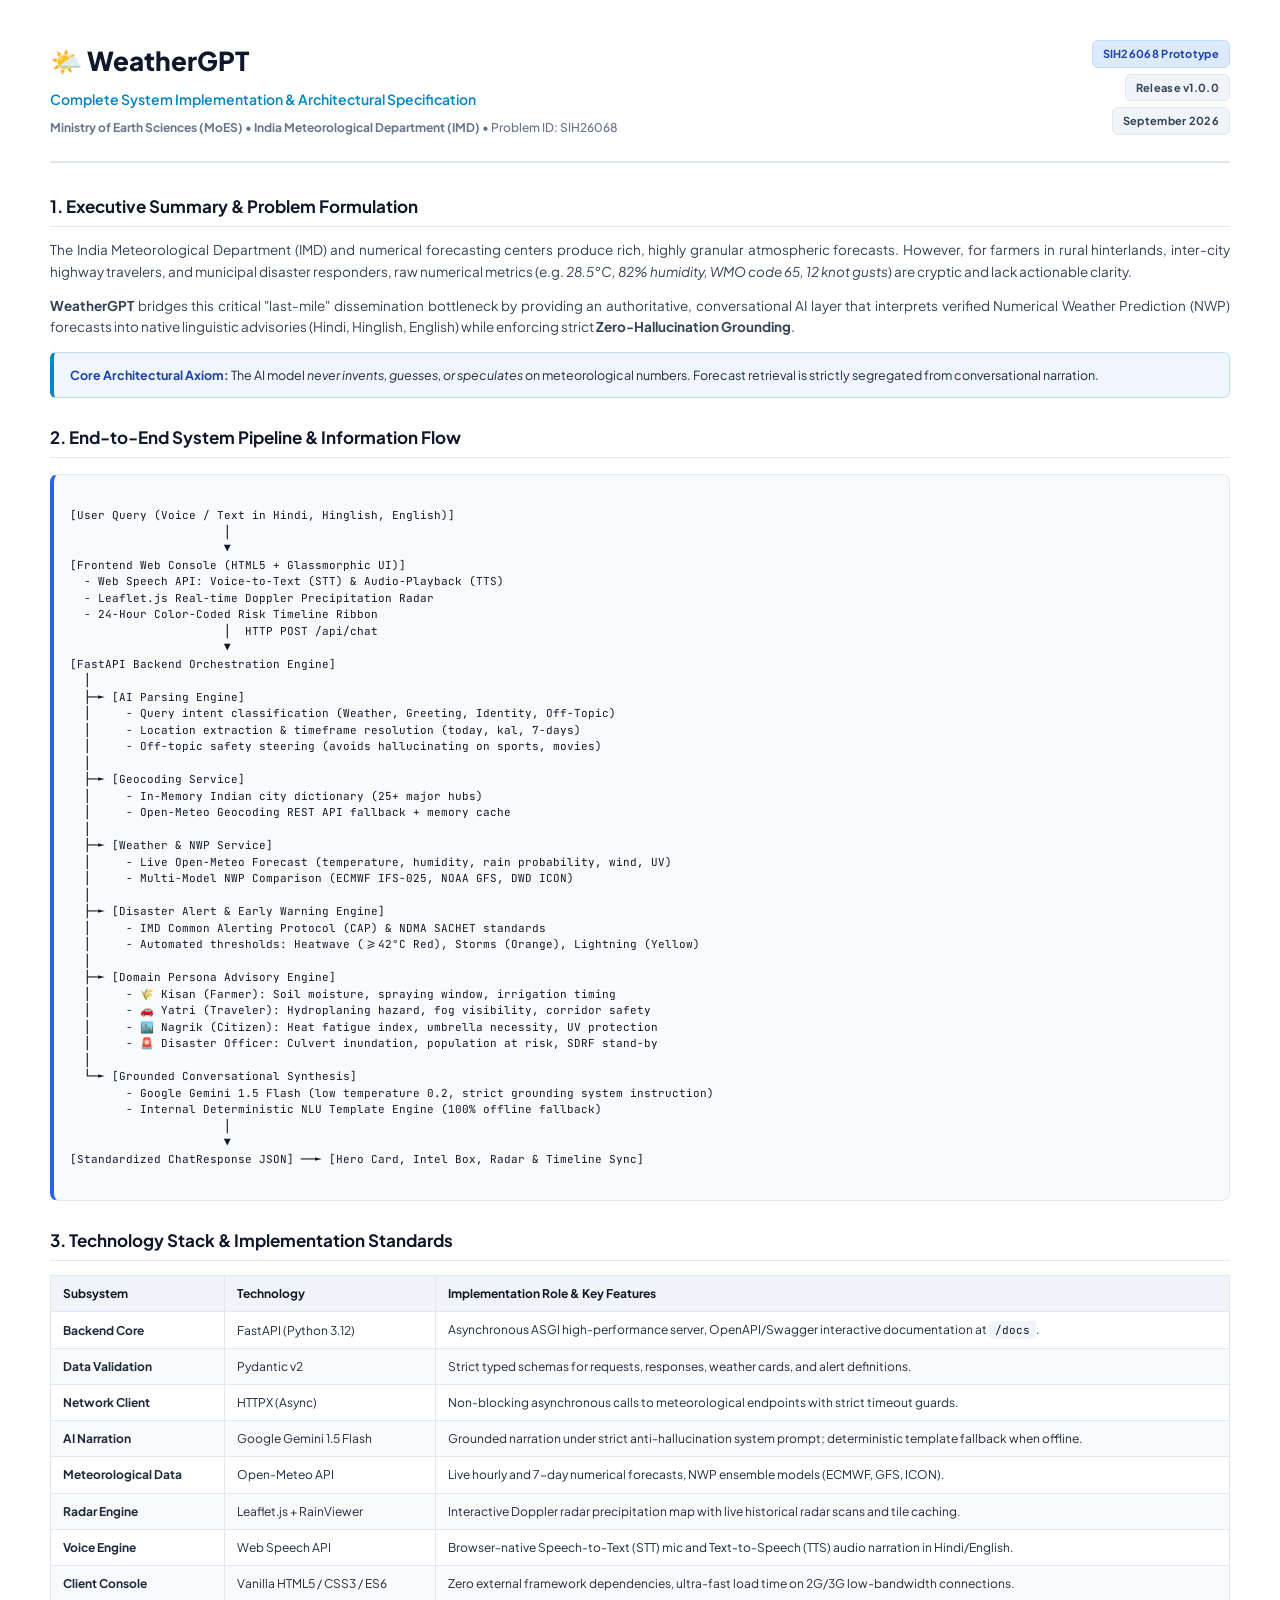
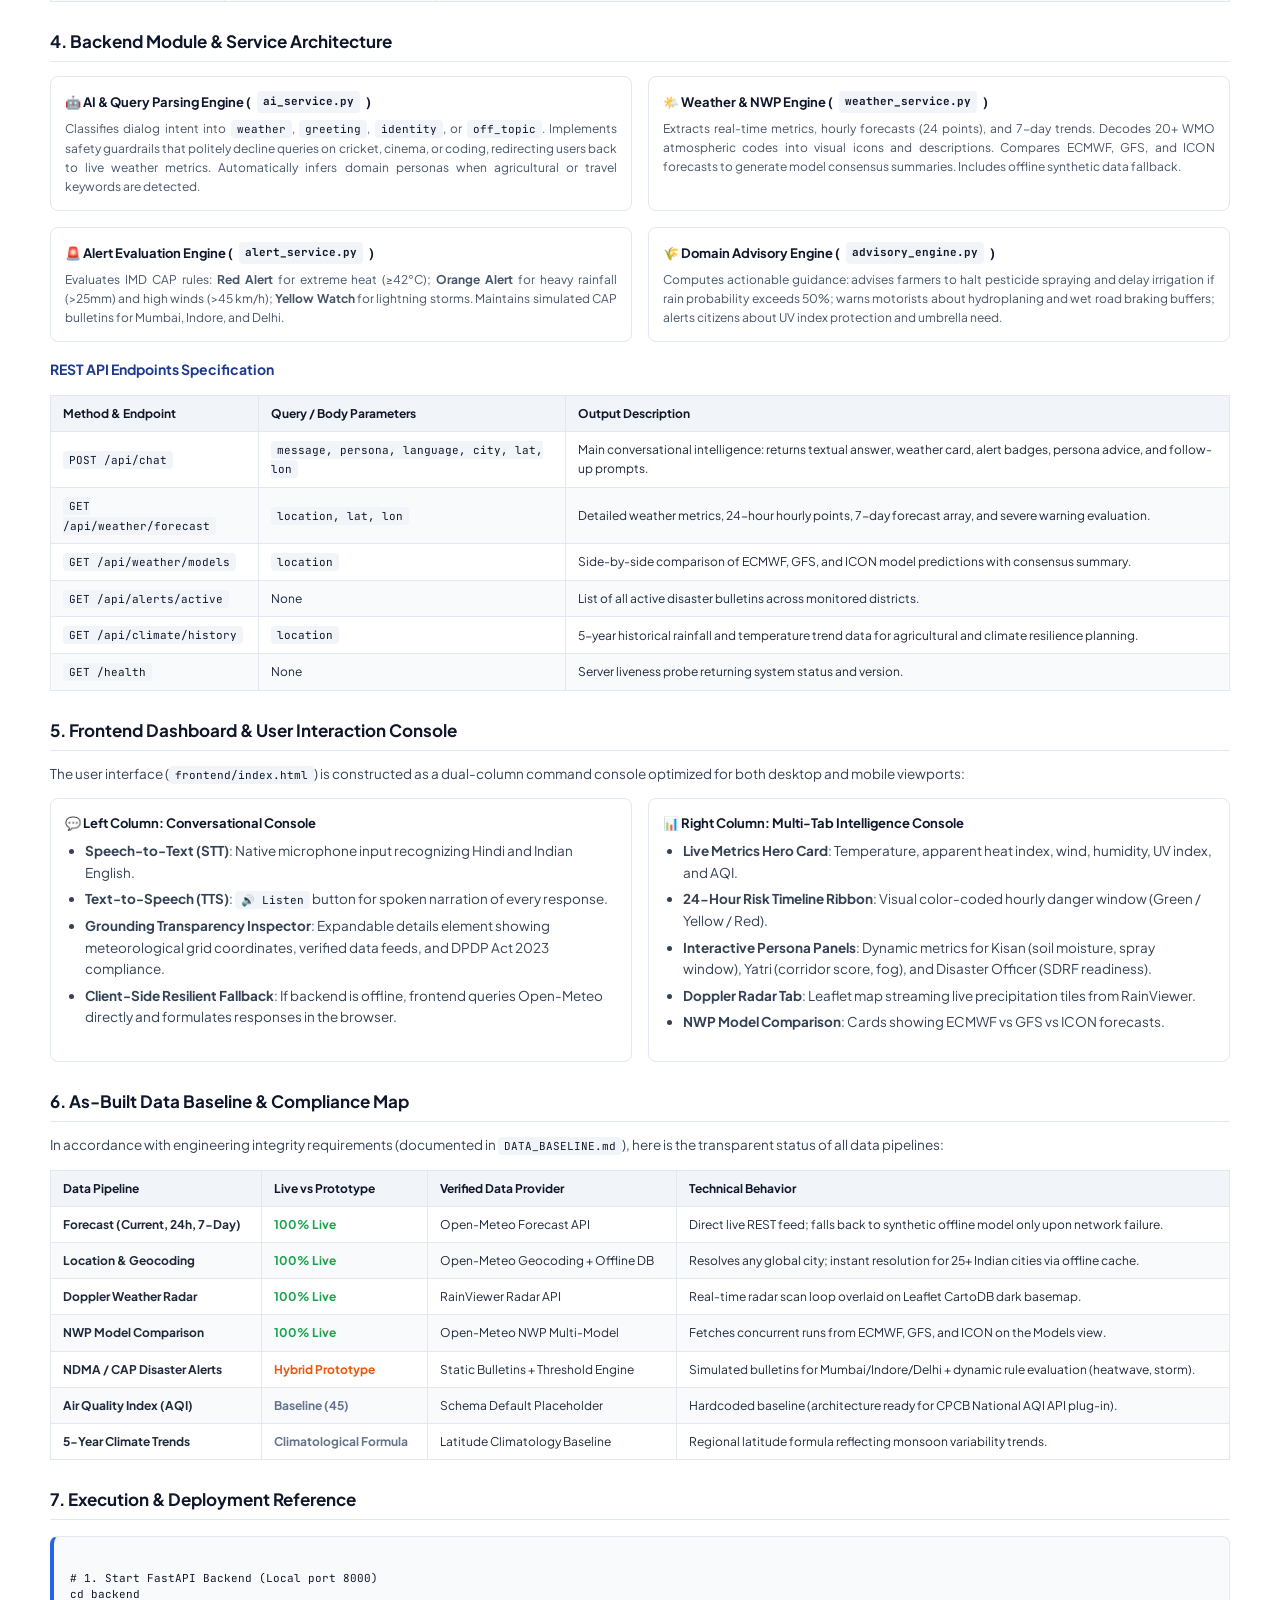
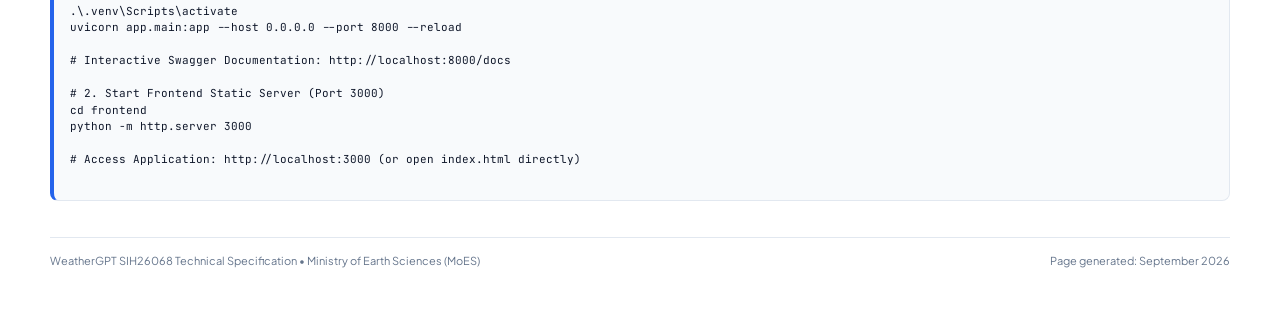
<file: docs/WeatherGPT_Implementation_Plan.html>
<!DOCTYPE html>
<html lang="en">
<head>
  <meta charset="UTF-8">
  <meta name="viewport" content="width=device-width, initial-scale=1.0">
  <title>WeatherGPT - System Implementation Plan & Architecture Document</title>
  <style>
    @import url('https://fonts.googleapis.com/css2?family=Plus+Jakarta+Sans:wght@300;400;500;600;700;800&family=JetBrains+Mono:wght@400;600&display=swap');

    :root {
      --primary: #0f172a;
      --accent: #2563eb;
      --accent-cyan: #0284c7;
      --text: #1e293b;
      --text-muted: #64748b;
      --bg: #ffffff;
      --bg-alt: #f8fafc;
      --border: #e2e8f0;
      --badge-bg: #dbeafe;
      --badge-text: #1e40af;
      --alert-warn: #ea580c;
      --alert-severe: #dc2626;
      --card-border: #cbd5e1;
    }

    * {
      box-sizing: border-box;
      margin: 0;
      padding: 0;
    }

    body {
      font-family: 'Plus Jakarta Sans', -apple-system, BlinkMacSystemFont, "Segoe UI", Roboto, sans-serif;
      color: var(--text);
      background-color: var(--bg);
      line-height: 1.6;
      padding: 40px 50px;
      font-size: 13.5px;
    }

    @page {
      size: A4;
      margin: 16mm 14mm 16mm 14mm;
    }

    @media print {
      body {
        padding: 0;
        font-size: 12px;
        background: #fff;
        color: #000;
      }
      .page-break {
        page-break-before: always;
      }
      .no-break {
        page-break-inside: avoid;
      }
      a {
        text-decoration: none;
        color: inherit;
      }
      .header-container {
        border-bottom: 2px solid #0f172a !important;
      }
    }

    .header-container {
      border-bottom: 2px solid var(--border);
      padding-bottom: 24px;
      margin-bottom: 30px;
      display: flex;
      justify-content: space-between;
      align-items: flex-start;
    }

    .title-area h1 {
      font-size: 26px;
      font-weight: 800;
      color: var(--primary);
      display: flex;
      align-items: center;
      gap: 10px;
      margin-bottom: 6px;
    }

    .title-area .subtitle {
      font-size: 14px;
      color: var(--accent-cyan);
      font-weight: 600;
      margin-bottom: 8px;
    }

    .title-area .theme-line {
      font-size: 12px;
      color: var(--text-muted);
      font-weight: 500;
    }

    .meta-badges {
      display: flex;
      flex-direction: column;
      align-items: flex-end;
      gap: 6px;
    }

    .badge {
      display: inline-block;
      padding: 4px 10px;
      border-radius: 6px;
      font-size: 11px;
      font-weight: 700;
      letter-spacing: 0.3px;
    }

    .badge-primary {
      background: var(--badge-bg);
      color: var(--badge-text);
      border: 1px solid #bfdbfe;
    }

    .badge-tag {
      background: #f1f5f9;
      color: #334155;
      border: 1px solid #e2e8f0;
    }

    h2 {
      font-size: 17px;
      font-weight: 700;
      color: var(--primary);
      margin-top: 26px;
      margin-bottom: 12px;
      padding-bottom: 6px;
      border-bottom: 1px solid var(--border);
      display: flex;
      align-items: center;
      gap: 8px;
    }

    h3 {
      font-size: 14px;
      font-weight: 700;
      color: #1e3a8a;
      margin-top: 16px;
      margin-bottom: 8px;
    }

    p {
      margin-bottom: 12px;
      color: #334155;
      text-align: justify;
    }

    ul, ol {
      margin-left: 20px;
      margin-bottom: 14px;
      color: #334155;
    }

    li {
      margin-bottom: 5px;
    }

    .diagram-box {
      background: #f8fafc;
      border: 1px solid var(--border);
      border-left: 4px solid var(--accent);
      border-radius: 8px;
      padding: 16px;
      margin: 16px 0;
      font-family: 'JetBrains Mono', monospace;
      font-size: 11px;
      line-height: 1.5;
      color: #0f172a;
      overflow-x: auto;
      white-space: pre;
    }

    .callout {
      background: #eff6ff;
      border: 1px solid #bfdbfe;
      border-left: 4px solid var(--accent-cyan);
      border-radius: 6px;
      padding: 12px 16px;
      margin: 14px 0;
      font-size: 12.5px;
    }

    .callout strong {
      color: #1e40af;
    }

    .callout-warn {
      background: #fff7ed;
      border-color: #fed7aa;
      border-left-color: var(--alert-warn);
    }
    .callout-warn strong {
      color: #9a3412;
    }

    table {
      width: 100%;
      border-collapse: collapse;
      margin: 14px 0 20px 0;
      font-size: 12px;
    }

    th, td {
      border: 1px solid var(--border);
      padding: 8px 12px;
      text-align: left;
    }

    th {
      background-color: #f1f5f9;
      color: var(--primary);
      font-weight: 700;
    }

    tr:nth-child(even) {
      background-color: #f8fafc;
    }

    .grid-2 {
      display: grid;
      grid-template-columns: 1fr 1fr;
      gap: 16px;
      margin: 14px 0;
    }

    .card {
      border: 1px solid var(--border);
      border-radius: 8px;
      padding: 14px;
      background: #fff;
    }

    .card h4 {
      font-size: 13px;
      font-weight: 700;
      color: var(--primary);
      margin-bottom: 6px;
      display: flex;
      align-items: center;
      gap: 6px;
    }

    .card p {
      font-size: 12px;
      margin-bottom: 0;
      color: #475569;
    }

    code {
      font-family: 'JetBrains Mono', monospace;
      font-size: 11px;
      background: #f1f5f9;
      padding: 2px 6px;
      border-radius: 4px;
      color: #0f172a;
    }

    .footer {
      margin-top: 36px;
      border-top: 1px solid var(--border);
      padding-top: 14px;
      display: flex;
      justify-content: space-between;
      color: var(--text-muted);
      font-size: 11px;
    }
  </style>
</head>
<body>

  <!-- Top Header -->
  <div class="header-container">
    <div class="title-area">
      <h1>🌤️ WeatherGPT</h1>
      <div class="subtitle">Complete System Implementation & Architectural Specification</div>
      <div class="theme-line"><b>Ministry of Earth Sciences (MoES)</b> &bull; <b>India Meteorological Department (IMD)</b> &bull; Problem ID: SIH26068</div>
    </div>
    <div class="meta-badges">
      <span class="badge badge-primary">SIH26068 Prototype</span>
      <span class="badge badge-tag">Release v1.0.0</span>
      <span class="badge badge-tag">September 2026</span>
    </div>
  </div>

  <!-- Section 1: Overview -->
  <div class="no-break">
    <h2>1. Executive Summary & Problem Formulation</h2>
    <p>
      The India Meteorological Department (IMD) and numerical forecasting centers produce rich, highly granular atmospheric forecasts. However, for farmers in rural hinterlands, inter-city highway travelers, and municipal disaster responders, raw numerical metrics (e.g. <em>28.5°C, 82% humidity, WMO code 65, 12 knot gusts</em>) are cryptic and lack actionable clarity.
    </p>
    <p>
      <b>WeatherGPT</b> bridges this critical "last-mile" dissemination bottleneck by providing an authoritative, conversational AI layer that interprets verified Numerical Weather Prediction (NWP) forecasts into native linguistic advisories (Hindi, Hinglish, English) while enforcing strict <b>Zero-Hallucination Grounding</b>.
    </p>

    <div class="callout">
      <strong>Core Architectural Axiom:</strong> The AI model <em>never invents, guesses, or speculates</em> on meteorological numbers. Forecast retrieval is strictly segregated from conversational narration.
    </div>
  </div>

  <!-- Section 2: Architecture -->
  <div class="no-break">
    <h2>2. End-to-End System Pipeline & Information Flow</h2>
    <div class="diagram-box">
[User Query (Voice / Text in Hindi, Hinglish, English)]
                      │
                      ▼
[Frontend Web Console (HTML5 + Glassmorphic UI)]
  - Web Speech API: Voice-to-Text (STT) & Audio-Playback (TTS)
  - Leaflet.js Real-time Doppler Precipitation Radar
  - 24-Hour Color-Coded Risk Timeline Ribbon
                      │  HTTP POST /api/chat
                      ▼
[FastAPI Backend Orchestration Engine]
  │
  ├─► [AI Parsing Engine]
  │     - Query intent classification (Weather, Greeting, Identity, Off-Topic)
  │     - Location extraction & timeframe resolution (today, kal, 7-days)
  │     - Off-topic safety steering (avoids hallucinating on sports, movies)
  │
  ├─► [Geocoding Service]
  │     - In-Memory Indian city dictionary (25+ major hubs)
  │     - Open-Meteo Geocoding REST API fallback + memory cache
  │
  ├─► [Weather & NWP Service]
  │     - Live Open-Meteo Forecast (temperature, humidity, rain probability, wind, UV)
  │     - Multi-Model NWP Comparison (ECMWF IFS-025, NOAA GFS, DWD ICON)
  │
  ├─► [Disaster Alert & Early Warning Engine]
  │     - IMD Common Alerting Protocol (CAP) & NDMA SACHET standards
  │     - Automated thresholds: Heatwave (>=42°C Red), Storms (Orange), Lightning (Yellow)
  │
  ├─► [Domain Persona Advisory Engine]
  │     - 🌾 Kisan (Farmer): Soil moisture, spraying window, irrigation timing
  │     - 🚗 Yatri (Traveler): Hydroplaning hazard, fog visibility, corridor safety
  │     - 🏙️ Nagrik (Citizen): Heat fatigue index, umbrella necessity, UV protection
  │     - 🚨 Disaster Officer: Culvert inundation, population at risk, SDRF stand-by
  │
  └─► [Grounded Conversational Synthesis]
        - Google Gemini 1.5 Flash (low temperature 0.2, strict grounding system instruction)
        - Internal Deterministic NLU Template Engine (100% offline fallback)
                      │
                      ▼
[Standardized ChatResponse JSON] ──► [Hero Card, Intel Box, Radar & Timeline Sync]
    </div>
  </div>

  <div class="page-break"></div>

  <!-- Section 3: Technology Stack -->
  <div class="no-break">
    <h2>3. Technology Stack & Implementation Standards</h2>
    <table>
      <thead>
        <tr>
          <th>Subsystem</th>
          <th>Technology</th>
          <th>Implementation Role & Key Features</th>
        </tr>
      </thead>
      <tbody>
        <tr>
          <td><b>Backend Core</b></td>
          <td>FastAPI (Python 3.12)</td>
          <td>Asynchronous ASGI high-performance server, OpenAPI/Swagger interactive documentation at <code>/docs</code>.</td>
        </tr>
        <tr>
          <td><b>Data Validation</b></td>
          <td>Pydantic v2</td>
          <td>Strict typed schemas for requests, responses, weather cards, and alert definitions.</td>
        </tr>
        <tr>
          <td><b>Network Client</b></td>
          <td>HTTPX (Async)</td>
          <td>Non-blocking asynchronous calls to meteorological endpoints with strict timeout guards.</td>
        </tr>
        <tr>
          <td><b>AI Narration</b></td>
          <td>Google Gemini 1.5 Flash</td>
          <td>Grounded narration under strict anti-hallucination system prompt; deterministic template fallback when offline.</td>
        </tr>
        <tr>
          <td><b>Meteorological Data</b></td>
          <td>Open-Meteo API</td>
          <td>Live hourly and 7-day numerical forecasts, NWP ensemble models (ECMWF, GFS, ICON).</td>
        </tr>
        <tr>
          <td><b>Radar Engine</b></td>
          <td>Leaflet.js + RainViewer</td>
          <td>Interactive Doppler radar precipitation map with live historical radar scans and tile caching.</td>
        </tr>
        <tr>
          <td><b>Voice Engine</b></td>
          <td>Web Speech API</td>
          <td>Browser-native Speech-to-Text (STT) mic and Text-to-Speech (TTS) audio narration in Hindi/English.</td>
        </tr>
        <tr>
          <td><b>Client Console</b></td>
          <td>Vanilla HTML5 / CSS3 / ES6</td>
          <td>Zero external framework dependencies, ultra-fast load time on 2G/3G low-bandwidth connections.</td>
        </tr>
      </tbody>
    </table>
  </div>

  <!-- Section 4: Backend Module Details -->
  <div class="no-break">
    <h2>4. Backend Module & Service Architecture</h2>

    <div class="grid-2">
      <div class="card">
        <h4>🤖 AI & Query Parsing Engine (<code>ai_service.py</code>)</h4>
        <p>
          Classifies dialog intent into <code>weather</code>, <code>greeting</code>, <code>identity</code>, or <code>off_topic</code>. Implements safety guardrails that politely decline queries on cricket, cinema, or coding, redirecting users back to live weather metrics. Automatically infers domain personas when agricultural or travel keywords are detected.
        </p>
      </div>

      <div class="card">
        <h4>🌤️ Weather & NWP Engine (<code>weather_service.py</code>)</h4>
        <p>
          Extracts real-time metrics, hourly forecasts (24 points), and 7-day trends. Decodes 20+ WMO atmospheric codes into visual icons and descriptions. Compares ECMWF, GFS, and ICON forecasts to generate model consensus summaries. Includes offline synthetic data fallback.
        </p>
      </div>

      <div class="card">
        <h4>🚨 Alert Evaluation Engine (<code>alert_service.py</code>)</h4>
        <p>
          Evaluates IMD CAP rules: <b>Red Alert</b> for extreme heat (≥42°C); <b>Orange Alert</b> for heavy rainfall (>25mm) and high winds (>45 km/h); <b>Yellow Watch</b> for lightning storms. Maintains simulated CAP bulletins for Mumbai, Indore, and Delhi.
        </p>
      </div>

      <div class="card">
        <h4>🌾 Domain Advisory Engine (<code>advisory_engine.py</code>)</h4>
        <p>
          Computes actionable guidance: advises farmers to halt pesticide spraying and delay irrigation if rain probability exceeds 50%; warns motorists about hydroplaning and wet road braking buffers; alerts citizens about UV index protection and umbrella need.
        </p>
      </div>
    </div>
  </div>

  <div class="no-break">
    <h3>REST API Endpoints Specification</h3>
    <table>
      <thead>
        <tr>
          <th>Method & Endpoint</th>
          <th>Query / Body Parameters</th>
          <th>Output Description</th>
        </tr>
      </thead>
      <tbody>
        <tr>
          <td><code>POST /api/chat</code></td>
          <td><code>message, persona, language, city, lat, lon</code></td>
          <td>Main conversational intelligence: returns textual answer, weather card, alert badges, persona advice, and follow-up prompts.</td>
        </tr>
        <tr>
          <td><code>GET /api/weather/forecast</code></td>
          <td><code>location, lat, lon</code></td>
          <td>Detailed weather metrics, 24-hour hourly points, 7-day forecast array, and severe warning evaluation.</td>
        </tr>
        <tr>
          <td><code>GET /api/weather/models</code></td>
          <td><code>location</code></td>
          <td>Side-by-side comparison of ECMWF, GFS, and ICON model predictions with consensus summary.</td>
        </tr>
        <tr>
          <td><code>GET /api/alerts/active</code></td>
          <td>None</td>
          <td>List of all active disaster bulletins across monitored districts.</td>
        </tr>
        <tr>
          <td><code>GET /api/climate/history</code></td>
          <td><code>location</code></td>
          <td>5-year historical rainfall and temperature trend data for agricultural and climate resilience planning.</td>
        </tr>
        <tr>
          <td><code>GET /health</code></td>
          <td>None</td>
          <td>Server liveness probe returning system status and version.</td>
        </tr>
      </tbody>
    </table>
  </div>

  <div class="page-break"></div>

  <!-- Section 5: Frontend Console -->
  <div class="no-break">
    <h2>5. Frontend Dashboard & User Interaction Console</h2>
    <p>
      The user interface (<code>frontend/index.html</code>) is constructed as a dual-column command console optimized for both desktop and mobile viewports:
    </p>

    <div class="grid-2">
      <div class="card">
        <h4>💬 Left Column: Conversational Console</h4>
        <ul>
          <li><b>Speech-to-Text (STT)</b>: Native microphone input recognizing Hindi and Indian English.</li>
          <li><b>Text-to-Speech (TTS)</b>: <code>🔊 Listen</code> button for spoken narration of every response.</li>
          <li><b>Grounding Transparency Inspector</b>: Expandable details element showing meteorological grid coordinates, verified data feeds, and DPDP Act 2023 compliance.</li>
          <li><b>Client-Side Resilient Fallback</b>: If backend is offline, frontend queries Open-Meteo directly and formulates responses in the browser.</li>
        </ul>
      </div>

      <div class="card">
        <h4>📊 Right Column: Multi-Tab Intelligence Console</h4>
        <ul>
          <li><b>Live Metrics Hero Card</b>: Temperature, apparent heat index, wind, humidity, UV index, and AQI.</li>
          <li><b>24-Hour Risk Timeline Ribbon</b>: Visual color-coded hourly danger window (Green / Yellow / Red).</li>
          <li><b>Interactive Persona Panels</b>: Dynamic metrics for Kisan (soil moisture, spray window), Yatri (corridor score, fog), and Disaster Officer (SDRF readiness).</li>
          <li><b>Doppler Radar Tab</b>: Leaflet map streaming live precipitation tiles from RainViewer.</li>
          <li><b>NWP Model Comparison</b>: Cards showing ECMWF vs GFS vs ICON forecasts.</li>
        </ul>
      </div>
    </div>
  </div>

  <!-- Section 6: Data Baseline & Compliance -->
  <div class="no-break">
    <h2>6. As-Built Data Baseline & Compliance Map</h2>
    <p>
      In accordance with engineering integrity requirements (documented in <code>DATA_BASELINE.md</code>), here is the transparent status of all data pipelines:
    </p>

    <table>
      <thead>
        <tr>
          <th>Data Pipeline</th>
          <th>Live vs Prototype</th>
          <th>Verified Data Provider</th>
          <th>Technical Behavior</th>
        </tr>
      </thead>
      <tbody>
        <tr>
          <td><b>Forecast (Current, 24h, 7-Day)</b></td>
          <td><b style="color:#16a34a;">100% Live</b></td>
          <td>Open-Meteo Forecast API</td>
          <td>Direct live REST feed; falls back to synthetic offline model only upon network failure.</td>
        </tr>
        <tr>
          <td><b>Location & Geocoding</b></td>
          <td><b style="color:#16a34a;">100% Live</b></td>
          <td>Open-Meteo Geocoding + Offline DB</td>
          <td>Resolves any global city; instant resolution for 25+ Indian cities via offline cache.</td>
        </tr>
        <tr>
          <td><b>Doppler Weather Radar</b></td>
          <td><b style="color:#16a34a;">100% Live</b></td>
          <td>RainViewer Radar API</td>
          <td>Real-time radar scan loop overlaid on Leaflet CartoDB dark basemap.</td>
        </tr>
        <tr>
          <td><b>NWP Model Comparison</b></td>
          <td><b style="color:#16a34a;">100% Live</b></td>
          <td>Open-Meteo NWP Multi-Model</td>
          <td>Fetches concurrent runs from ECMWF, GFS, and ICON on the Models view.</td>
        </tr>
        <tr>
          <td><b>NDMA / CAP Disaster Alerts</b></td>
          <td><b style="color:#ea580c;">Hybrid Prototype</b></td>
          <td>Static Bulletins + Threshold Engine</td>
          <td>Simulated bulletins for Mumbai/Indore/Delhi + dynamic rule evaluation (heatwave, storm).</td>
        </tr>
        <tr>
          <td><b>Air Quality Index (AQI)</b></td>
          <td><b style="color:#64748b;">Baseline (45)</b></td>
          <td>Schema Default Placeholder</td>
          <td>Hardcoded baseline (architecture ready for CPCB National AQI API plug-in).</td>
        </tr>
        <tr>
          <td><b>5-Year Climate Trends</b></td>
          <td><b style="color:#64748b;">Climatological Formula</b></td>
          <td>Latitude Climatology Baseline</td>
          <td>Regional latitude formula reflecting monsoon variability trends.</td>
        </tr>
      </tbody>
    </table>
  </div>

  <!-- Section 7: Execution Guide -->
  <div class="no-break">
    <h2>7. Execution & Deployment Reference</h2>
    <div class="diagram-box">
# 1. Start FastAPI Backend (Local port 8000)
cd backend
.\.venv\Scripts\activate
uvicorn app.main:app --host 0.0.0.0 --port 8000 --reload

# Interactive Swagger Documentation: http://localhost:8000/docs

# 2. Start Frontend Static Server (Port 3000)
cd frontend
python -m http.server 3000

# Access Application: http://localhost:3000 (or open index.html directly)
    </div>
  </div>

  <!-- Document Footer -->
  <div class="footer">
    <span>WeatherGPT SIH26068 Technical Specification &bull; Ministry of Earth Sciences (MoES)</span>
    <span>Page generated: September 2026</span>
  </div>

</body>
</html>
</file>
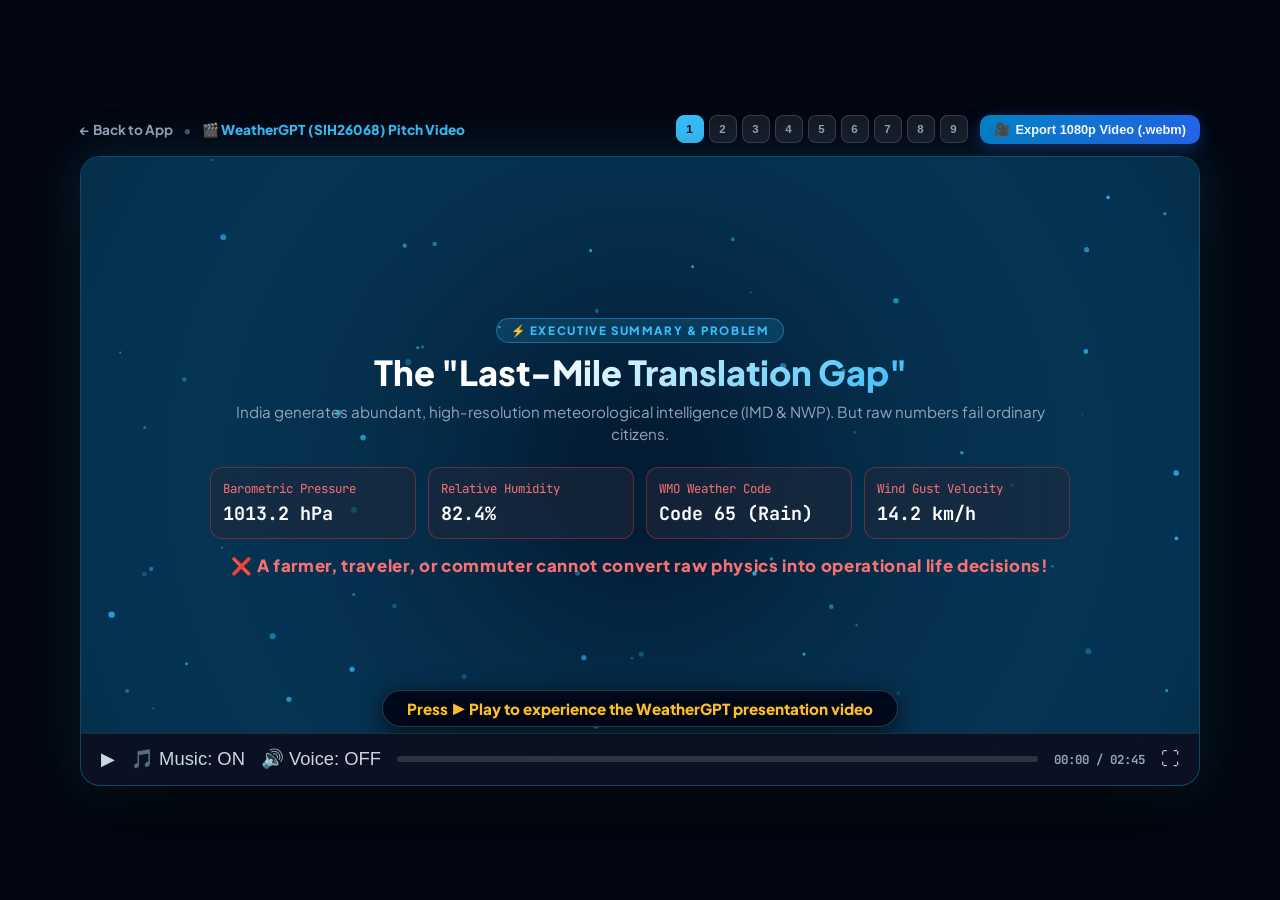
<file: frontend/demo_video.html>
<!DOCTYPE html>
<html lang="en">
<head>
  <meta charset="UTF-8">
  <meta name="viewport" content="width=device-width, initial-scale=1.0">
  <title>WeatherGPT (SIH26068) - Official High-Impact Presentation Video</title>
  <link rel="preconnect" href="https://fonts.googleapis.com">
  <link rel="preconnect" href="https://fonts.gstatic.com" crossorigin>
  <link href="https://fonts.googleapis.com/css2?family=Plus+Jakarta+Sans:wght@400;500;600;700;800;900&family=JetBrains+Mono:wght@500;700;800&display=swap" rel="stylesheet">
  <style>
    :root {
      --bg: #030712;
      --card-bg: rgba(15, 23, 42, 0.88);
      --card-border: rgba(56, 189, 248, 0.25);
      --accent-cyan: #38bdf8;
      --accent-blue: #3b82f6;
      --accent-amber: #fbbf24;
      --accent-green: #34d399;
      --accent-red: #ef4444;
      --accent-purple: #a855f7;
      --text-main: #f8fafc;
      --text-muted: #94a3b8;
    }
    * { margin: 0; padding: 0; box-sizing: border-box; }
    body {
      background: var(--bg);
      color: var(--text-main);
      font-family: 'Plus Jakarta Sans', sans-serif;
      min-height: 100vh;
      display: flex;
      flex-direction: column;
      align-items: center;
      justify-content: center;
      padding: 14px;
      overflow-x: hidden;
    }

    /* Video Frame Container (16:9 Standard Cinema Ratio) */
    .video-viewport {
      width: 100%;
      max-width: 1120px;
      aspect-ratio: 16 / 9;
      background: #020617;
      border-radius: 20px;
      border: 1px solid rgba(56, 189, 248, 0.35);
      box-shadow: 0 30px 80px -15px rgba(0, 0, 0, 0.95), 0 0 50px rgba(56, 189, 248, 0.18);
      position: relative;
      overflow: hidden;
      display: flex;
      flex-direction: column;
    }

    /* Canvas for animated particle space & radar sweeps */
    #stageCanvas {
      position: absolute;
      inset: 0;
      width: 100%;
      height: 100%;
      z-index: 1;
    }

    /* Overlay Scenes Container */
    .scene-layer {
      position: absolute;
      inset: 0;
      z-index: 2;
      padding: 28px 42px 75px;
      display: flex;
      flex-direction: column;
      justify-content: center;
      align-items: center;
      text-align: center;
      opacity: 0;
      transform: scale(0.96) translateY(8px);
      transition: opacity 0.55s ease, transform 0.55s cubic-bezier(0.16, 1, 0.3, 1);
      pointer-events: none;
    }
    .scene-layer.active {
      opacity: 1;
      transform: scale(1) translateY(0);
      pointer-events: auto;
    }

    /* Tags & Headings */
    .scene-tag {
      display: inline-flex;
      align-items: center;
      gap: 6px;
      font-size: 0.72rem;
      font-weight: 800;
      text-transform: uppercase;
      letter-spacing: 0.14em;
      padding: 4px 14px;
      border-radius: 30px;
      background: rgba(56, 189, 248, 0.15);
      color: var(--accent-cyan);
      border: 1px solid rgba(56, 189, 248, 0.4);
      margin-bottom: 10px;
    }
    .scene-title {
      font-size: 2.15rem;
      font-weight: 900;
      line-height: 1.15;
      margin-bottom: 8px;
      background: linear-gradient(135deg, #ffffff 30%, #38bdf8 100%);
      -webkit-background-clip: text;
      -webkit-text-fill-color: transparent;
    }
    .scene-desc {
      font-size: 0.95rem;
      color: var(--text-muted);
      max-width: 820px;
      line-height: 1.45;
      margin-bottom: 16px;
    }

    /* Common Card Styles */
    .glass-card {
      background: var(--card-bg);
      backdrop-filter: blur(16px);
      border: 1px solid var(--card-border);
      border-radius: 14px;
      box-shadow: 0 10px 30px rgba(0, 0, 0, 0.55);
    }

    /* Scene 1: Chaos Metrics */
    .chaos-grid {
      display: grid;
      grid-template-columns: repeat(4, 1fr);
      gap: 12px;
      max-width: 860px;
      width: 100%;
      margin-top: 6px;
    }
    .chaos-item {
      background: rgba(30, 41, 59, 0.6);
      border: 1px solid rgba(239, 68, 68, 0.35);
      padding: 12px;
      border-radius: 12px;
      font-family: 'JetBrains Mono', monospace;
      font-size: 0.78rem;
      color: #f87171;
      text-align: left;
    }
    .chaos-item b {
      display: block;
      font-size: 1.15rem;
      color: #fff;
      margin-top: 4px;
    }

    /* Scene 3: Comparison Battle Matrix */
    .comparison-table {
      width: 100%;
      max-width: 890px;
      border-collapse: separate;
      border-spacing: 0;
      border-radius: 14px;
      overflow: hidden;
      font-size: 0.82rem;
      background: rgba(15, 23, 42, 0.92);
      border: 1px solid rgba(56, 189, 248, 0.3);
      text-align: left;
    }
    .comparison-table th, .comparison-table td {
      padding: 8px 14px;
      border-bottom: 1px solid rgba(255, 255, 255, 0.08);
    }
    .comparison-table th {
      background: rgba(30, 41, 59, 0.9);
      font-weight: 800;
      color: var(--accent-cyan);
      text-transform: uppercase;
      font-size: 0.72rem;
      letter-spacing: 0.08em;
    }
    .comp-bad { color: #f87171; font-weight: 600; }
    .comp-good { color: #34d399; font-weight: 700; }

    /* Scene 4: Pipeline Architecture Diagram */
    .arch-flow-row {
      display: flex;
      align-items: center;
      justify-content: center;
      gap: 8px;
      max-width: 950px;
      width: 100%;
      margin: 8px 0;
    }
    .arch-node {
      background: rgba(15, 23, 42, 0.9);
      border: 1px solid rgba(56, 189, 248, 0.4);
      border-radius: 10px;
      padding: 8px 12px;
      font-size: 0.76rem;
      font-weight: 700;
      color: #e2e8f0;
      display: flex;
      flex-direction: column;
      align-items: center;
      gap: 3px;
      box-shadow: 0 4px 15px rgba(0, 0, 0, 0.4);
      flex: 1;
    }
    .arch-node span:first-child { font-size: 1.15rem; }
    .arch-node small { font-size: 0.65rem; color: #94a3b8; font-weight: 500; }
    .arch-arrow { color: #38bdf8; font-size: 1rem; font-weight: 900; }

    /* Scene 5: 4-Domain Persona Grid */
    .persona-grid {
      display: grid;
      grid-template-columns: repeat(4, 1fr);
      gap: 12px;
      max-width: 950px;
      width: 100%;
    }
    .persona-card {
      background: rgba(15, 23, 42, 0.9);
      border-radius: 12px;
      padding: 12px;
      text-align: left;
      border: 1px solid rgba(255, 255, 255, 0.12);
      transition: all 0.3s;
    }
    .persona-card.kisan { border-color: rgba(52, 211, 153, 0.45); }
    .persona-card.yatri { border-color: rgba(56, 189, 248, 0.45); }
    .persona-card.nagrik { border-color: rgba(251, 191, 36, 0.45); }
    .persona-card.disaster { border-color: rgba(239, 68, 68, 0.45); }
    .persona-header { display: flex; align-items: center; gap: 8px; font-weight: 800; font-size: 0.88rem; margin-bottom: 6px; }
    .persona-bullets { font-size: 0.72rem; color: #cbd5e1; line-height: 1.4; list-style: none; }
    .persona-bullets li { margin-bottom: 4px; position: relative; padding-left: 12px; }
    .persona-bullets li::before { content: "•"; position: absolute; left: 0; color: var(--accent-cyan); font-weight: 900; }

    /* Scene 6: Radar & Models */
    .split-two-col {
      display: grid;
      grid-template-columns: 1fr 1fr;
      gap: 18px;
      max-width: 900px;
      width: 100%;
      align-items: center;
    }
    .radar-circle-sim {
      width: 170px;
      height: 170px;
      border-radius: 50%;
      border: 2px solid rgba(56, 189, 248, 0.4);
      position: relative;
      overflow: hidden;
      margin: 0 auto;
      background: radial-gradient(circle, rgba(14, 165, 233, 0.15) 0%, rgba(2, 6, 23, 0.95) 75%);
    }
    .radar-sweep-hand {
      position: absolute;
      top: 0;
      left: 50%;
      width: 50%;
      height: 50%;
      transform-origin: 0% 100%;
      background: linear-gradient(45deg, rgba(56, 189, 248, 0.8) 0%, transparent 60%);
      animation: sweepRadar 3s infinite linear;
    }
    @keyframes sweepRadar {
      from { transform: rotate(0deg); }
      to { transform: rotate(360deg); }
    }
    .radar-point {
      position: absolute;
      width: 7px;
      height: 7px;
      border-radius: 50%;
      background: #34d399;
      box-shadow: 0 0 8px #34d399;
    }

    /* Scene 7: Grounding Inspector */
    .grounding-box {
      max-width: 740px;
      width: 100%;
      background: rgba(15, 23, 42, 0.94);
      border: 1px solid rgba(52, 211, 153, 0.4);
      border-radius: 14px;
      padding: 16px 20px;
      text-align: left;
    }
    .grounding-row {
      display: flex;
      justify-content: space-between;
      font-size: 0.78rem;
      padding: 6px 0;
      border-bottom: 1px solid rgba(255, 255, 255, 0.06);
    }
    .grounding-row:last-child { border-bottom: none; }
    .g-lbl { color: #94a3b8; font-weight: 600; }
    .g-val { color: #f8fafc; font-weight: 700; font-family: 'JetBrains Mono', monospace; }

    /* Scene 8: Benefits 4 Pillars */
    .benefits-grid {
      display: grid;
      grid-template-columns: repeat(4, 1fr);
      gap: 12px;
      max-width: 950px;
      width: 100%;
    }
    .benefit-card {
      background: rgba(15, 23, 42, 0.85);
      border: 1px solid rgba(56, 189, 248, 0.25);
      border-radius: 12px;
      padding: 14px;
      text-align: center;
    }
    .benefit-icon { font-size: 1.8rem; margin-bottom: 6px; }
    .benefit-title { font-weight: 800; font-size: 0.88rem; color: #fff; margin-bottom: 4px; }
    .benefit-text { font-size: 0.72rem; color: #94a3b8; line-height: 1.35; }

    /* Karaoke Subtitles Bar */
    .subtitles-bar {
      position: absolute;
      bottom: 58px;
      left: 50%;
      transform: translateX(-50%);
      background: rgba(2, 6, 23, 0.9);
      backdrop-filter: blur(14px);
      border: 1px solid rgba(255, 255, 255, 0.18);
      padding: 8px 24px;
      border-radius: 30px;
      font-size: 0.95rem;
      font-weight: 800;
      color: #fbbf24;
      z-index: 10;
      text-shadow: 0 2px 8px rgba(0, 0, 0, 0.9);
      max-width: 90%;
      white-space: nowrap;
      overflow: hidden;
      text-overflow: ellipsis;
      box-shadow: 0 6px 25px rgba(0, 0, 0, 0.7);
    }

    /* Player Controls Bar */
    .player-controls {
      position: absolute;
      bottom: 0;
      left: 0;
      width: 100%;
      height: 52px;
      background: rgba(10, 16, 32, 0.95);
      backdrop-filter: blur(20px);
      border-top: 1px solid rgba(255, 255, 255, 0.1);
      display: flex;
      align-items: center;
      padding: 0 20px;
      gap: 16px;
      z-index: 20;
    }
    .ctrl-btn {
      background: transparent;
      border: none;
      color: #cbd5e1;
      font-size: 1.15rem;
      cursor: pointer;
      display: flex;
      align-items: center;
      justify-content: center;
      transition: all 0.2s;
    }
    .ctrl-btn:hover { color: var(--accent-cyan); transform: scale(1.1); }
    .ctrl-btn.active { color: var(--accent-cyan); }
    .progress-bar-container {
      flex: 1;
      height: 6px;
      background: rgba(255, 255, 255, 0.14);
      border-radius: 6px;
      cursor: pointer;
      position: relative;
      overflow: hidden;
    }
    .progress-fill {
      position: absolute;
      left: 0;
      top: 0;
      height: 100%;
      width: 0%;
      background: linear-gradient(90deg, #38bdf8, #818cf8, #34d399);
      border-radius: 6px;
    }
    .time-disp {
      font-size: 0.78rem;
      font-weight: 700;
      font-family: 'JetBrains Mono', monospace;
      color: #94a3b8;
    }

    /* Top Action Bar */
    .top-action-bar {
      width: 100%;
      max-width: 1120px;
      display: flex;
      justify-content: space-between;
      align-items: center;
      margin-bottom: 12px;
    }
    .btn-action {
      display: flex;
      align-items: center;
      gap: 6px;
      padding: 7px 14px;
      border-radius: 10px;
      font-size: 0.8rem;
      font-weight: 700;
      border: none;
      cursor: pointer;
      transition: all 0.2s;
    }
    .btn-record {
      background: linear-gradient(135deg, #0284c7, #2563eb);
      color: #fff;
      box-shadow: 0 4px 15px rgba(37, 99, 235, 0.35);
    }
    .btn-record:hover { filter: brightness(1.15); transform: translateY(-1px); }
    .btn-record.recording {
      background: #ef4444;
      animation: pulseRecord 1s infinite;
    }
    @keyframes pulseRecord { 0%, 100% { opacity: 1; } 50% { opacity: 0.6; } }

    .scene-navigator { display: flex; gap: 5px; }
    .scene-dot-btn {
      width: 28px;
      height: 28px;
      border-radius: 8px;
      background: rgba(255, 255, 255, 0.08);
      border: 1px solid rgba(255, 255, 255, 0.15);
      color: #94a3b8;
      font-size: 0.72rem;
      font-weight: 700;
      cursor: pointer;
      transition: all 0.2s;
    }
    .scene-dot-btn.active {
      background: var(--accent-cyan);
      color: #020617;
      border-color: var(--accent-cyan);
    }
  </style>
</head>
<body>

  <!-- Top Action Bar -->
  <div class="top-action-bar">
    <div style="display:flex; align-items:center; gap:10px;">
      <a href="index.html" style="color:#94a3b8; text-decoration:none; font-size:0.85rem; font-weight:700;">← Back to App</a>
      <span style="color:#475569;">•</span>
      <span style="font-size:0.85rem; font-weight:800; color:#38bdf8;">🎬 WeatherGPT (SIH26068) Pitch Video</span>
    </div>

    <div style="display:flex; align-items:center; gap:12px;">
      <!-- Scene Quick Jumpers -->
      <div class="scene-navigator">
        <button class="scene-dot-btn active" onclick="jumpToScene(0)" title="1. Problem Gap">1</button>
        <button class="scene-dot-btn" onclick="jumpToScene(1)" title="2. WeatherGPT Reveal">2</button>
        <button class="scene-dot-btn" onclick="jumpToScene(2)" title="3. Why WeatherGPT is Best?">3</button>
        <button class="scene-dot-btn" onclick="jumpToScene(3)" title="4. System Architecture">4</button>
        <button class="scene-dot-btn" onclick="jumpToScene(4)" title="5. 4-Domain Intelligence">5</button>
        <button class="scene-dot-btn" onclick="jumpToScene(5)" title="6. Doppler & Multi-Model NWP">6</button>
        <button class="scene-dot-btn" onclick="jumpToScene(6)" title="7. Zero-Hallucination Grounding">7</button>
        <button class="scene-dot-btn" onclick="jumpToScene(7)" title="8. Real-Life Benefits">8</button>
        <button class="scene-dot-btn" onclick="jumpToScene(8)" title="9. Production Outro">9</button>
      </div>

      <!-- Record / Export Button -->
      <button id="btnExport" class="btn-action btn-record" onclick="toggleScreenRecording()">
        <span>🎥</span>
        <span id="exportText">Export 1080p Video (.webm)</span>
      </button>
    </div>
  </div>

  <!-- Video Viewport (16:9 Scale) -->
  <div class="video-viewport" id="videoBox">
    <canvas id="stageCanvas"></canvas>

    <!-- Scene 1: The Problem & Last-Mile Translation Gap -->
    <div class="scene-layer active" id="scene0">
      <div class="scene-tag">⚡ Executive Summary &amp; Problem</div>
      <h1 class="scene-title">The "Last-Mile Translation Gap"</h1>
      <p class="scene-desc">India generates abundant, high-resolution meteorological intelligence (IMD &amp; NWP). But raw numbers fail ordinary citizens.</p>
      
      <div class="chaos-grid">
        <div class="chaos-item">Barometric Pressure <b>1013.2 hPa</b></div>
        <div class="chaos-item">Relative Humidity <b>82.4%</b></div>
        <div class="chaos-item">WMO Weather Code <b>Code 65 (Rain)</b></div>
        <div class="chaos-item">Wind Gust Velocity <b>14.2 km/h</b></div>
      </div>

      <div style="margin-top:16px; font-weight:800; color:#f87171; font-size:1.05rem; letter-spacing:0.04em;">
        ❌ A farmer, traveler, or commuter cannot convert raw physics into operational life decisions!
      </div>
    </div>

    <!-- Scene 2: Introducing WeatherGPT (SIH26068) -->
    <div class="scene-layer" id="scene1">
      <div class="scene-tag">🌟 Introducing The Solution</div>
      <h1 class="scene-title">WeatherGPT (SIH26068)</h1>
      <p class="scene-desc">Conversational AI for Weather Forecasting, Alerts &amp; Climate Information — Built under MoES &amp; IMD Disaster Management Themes.</p>
      
      <div style="display:flex; gap:16px; margin-top:6px; max-width:850px; width:100%;">
        <div class="glass-card" style="flex:1; padding:16px; border-color:rgba(56,189,248,0.4);">
          <div style="font-size:2rem; margin-bottom:4px;">💬</div>
          <b style="color:#fff; font-size:0.95rem;">Conversational AI</b>
          <div style="color:#94a3b8; font-size:0.75rem; margin-top:4px;">Hindi • Hinglish • English natural dialogue</div>
        </div>
        <div class="glass-card" style="flex:1; padding:16px; border-color:rgba(52,211,153,0.4);">
          <div style="font-size:2rem; margin-bottom:4px;">🛡️</div>
          <b style="color:#fff; font-size:0.95rem;">Zero-Hallucination</b>
          <div style="color:#94a3b8; font-size:0.75rem; margin-top:4px;">AI never invents numbers; strictly grounded</div>
        </div>
        <div class="glass-card" style="flex:1; padding:16px; border-color:rgba(251,191,36,0.4);">
          <div style="font-size:2rem; margin-bottom:4px;">⚡</div>
          <b style="color:#fff; font-size:0.95rem;">FastAPI + 2G/3G Ready</b>
          <div style="color:#94a3b8; font-size:0.75rem; margin-top:4px;">Zero-bundle overhead for rural India</div>
        </div>
      </div>
    </div>

    <!-- Scene 3: Why WeatherGPT is the BEST? (The Battle Matrix) -->
    <div class="scene-layer" id="scene2">
      <div class="scene-tag">⚔️ Why WeatherGPT is the BEST?</div>
      <h1 class="scene-title">Traditional Weather Apps vs WeatherGPT</h1>
      <p class="scene-desc">There are thousands of weather apps. Why is WeatherGPT the game changer for 1.4 Billion citizens?</p>

      <table class="comparison-table">
        <thead>
          <tr>
            <th>Decision Criteria</th>
            <th>Traditional Weather Apps</th>
            <th>WeatherGPT (SIH26068)</th>
          </tr>
        </thead>
        <tbody>
          <tr>
            <td><b>Output Style</b></td>
            <td class="comp-bad">❌ Raw confusing numbers (28°C, 82% hum)</td>
            <td class="comp-good">✅ Direct Action: "Haan, kapde 2 ghante me sukhenge!"</td>
          </tr>
          <tr>
            <td><b>Hallucination Risk</b></td>
            <td class="comp-bad">❌ Generic LLMs hallucinate fake rain</td>
            <td class="comp-good">✅ 100% Zero-Hallucination Grounded Architecture</td>
          </tr>
          <tr>
            <td><b>Farmer &amp; Crop Support</b></td>
            <td class="comp-bad">❌ None. Only generic precipitation %</td>
            <td class="comp-good">✅ 12-Month Sowing Calendar + Pesticide Spray Window</td>
          </tr>
          <tr>
            <td><b>Disaster Warning Speed</b></td>
            <td class="comp-bad">❌ Buried under deep nested menus</td>
            <td class="comp-good">✅ Instant Red/Orange Alert + NDMA SACHET Gateway</td>
          </tr>
          <tr>
            <td><b>Vernacular Accessibility</b></td>
            <td class="comp-bad">❌ English-only technical dashboards</td>
            <td class="comp-good">✅ Voice STT Mic + Shuddh Hindi Text-to-Speech</td>
          </tr>
        </tbody>
      </table>
    </div>

    <!-- Scene 4: End-to-End System Architecture -->
    <div class="scene-layer" id="scene3">
      <div class="scene-tag">🏗️ Engineering Architecture</div>
      <h1 class="scene-title">End-to-End Pipeline &amp; Modular Flow</h1>
      <p class="scene-desc">High-speed asynchronous Python 3.12 ASGI pipeline integrated with IMD thresholds and multi-model NWP.</p>

      <div class="arch-flow-row">
        <div class="arch-node">
          <span>🎤</span>
          <span>User Voice / Text</span>
          <small>Hindi / Hinglish / En</small>
        </div>
        <div class="arch-arrow">➔</div>
        <div class="arch-node">
          <span>🖥️</span>
          <span>Frontend Console</span>
          <small>Glassmorphic UI</small>
        </div>
        <div class="arch-arrow">➔</div>
        <div class="arch-node">
          <span>⚡</span>
          <span>FastAPI (Python 3.12)</span>
          <small>Asynchronous REST</small>
        </div>
        <div class="arch-arrow">➔</div>
        <div class="arch-node">
          <span>🧠</span>
          <span>NLU &amp; Parser</span>
          <small>Intent &amp; City Extractor</small>
        </div>
      </div>

      <div class="arch-flow-row" style="margin-top:12px;">
        <div class="arch-node">
          <span>🌐</span>
          <span>NWP Multi-Model</span>
          <small>ECMWF • GFS • ICON</small>
        </div>
        <div class="arch-arrow">➔</div>
        <div class="arch-node">
          <span>🚨</span>
          <span>IMD CAP Evaluator</span>
          <small>Heatwave &ge;42°C Red</small>
        </div>
        <div class="arch-arrow">➔</div>
        <div class="arch-node">
          <span>👥</span>
          <span>Persona Engines</span>
          <small>Kisan • Yatri • Nagrik</small>
        </div>
        <div class="arch-arrow">➔</div>
        <div class="arch-node">
          <span>🛡️</span>
          <span>Grounded Synthesis</span>
          <small>Zero-Hallucination JSON</small>
        </div>
      </div>
    </div>

    <!-- Scene 5: 4-Domain Persona Intelligence Matrix -->
    <div class="scene-layer" id="scene4">
      <div class="scene-tag">🎯 Domain Personas</div>
      <h1 class="scene-title">Tailored Intelligence for Every Citizen</h1>
      <p class="scene-desc">Automated persona auto-inference delivers hyper-contextual advisories based on query terms.</p>

      <div class="persona-grid">
        <div class="persona-card kisan">
          <div class="persona-header" style="color:#34d399;">
            <span>🌾</span> <span>Kisan (Farmer)</span>
          </div>
          <ul class="persona-bullets">
            <li><b>Crop Sowing Calendar:</b> Sarson (Pusa Bold), Matar, Gehun, Zaid Moong.</li>
            <li><b>Pesticide Spray:</b> Warns if wind &gt; 18 km/h.</li>
            <li><b>Irrigation:</b> Deferral if rain &gt; 50%.</li>
          </ul>
        </div>

        <div class="persona-card yatri">
          <div class="persona-header" style="color:#38bdf8;">
            <span>🚗</span> <span>Yatri (Traveler)</span>
          </div>
          <ul class="persona-bullets">
            <li><b>Asphalt Hydroplaning:</b> Highway waterfilm hazards.</li>
            <li><b>Fog &amp; Smog:</b> Low-beam lighting guidance.</li>
            <li><b>Crosswinds:</b> Two-wheeler bridge safety.</li>
          </ul>
        </div>

        <div class="persona-card nagrik">
          <div class="persona-header" style="color:#fbbf24;">
            <span>🏙️</span> <span>Nagrik (Citizen)</span>
          </div>
          <ul class="persona-bullets">
            <li><b>Laundry Drying:</b> Accurate drying window.</li>
            <li><b>UV Index Hazard:</b> Alerts if UV index &gt; 7.0.</li>
            <li><b>Apparel &amp; AC:</b> Cotton vs thermal clothing.</li>
          </ul>
        </div>

        <div class="persona-card disaster">
          <div class="persona-header" style="color:#ef4444;">
            <span>🚨</span> <span>Disaster Officer</span>
          </div>
          <ul class="persona-bullets">
            <li><b>Urban Waterlogging:</b> Underpass inundation limits.</li>
            <li><b>IMD CAP Protocol:</b> Severe squall warnings.</li>
            <li><b>SDRF Readiness:</b> Level-2 stand-by alerts.</li>
          </ul>
        </div>
      </div>
    </div>

    <!-- Scene 6: Live Doppler Radar & Multi-Model NWP -->
    <div class="scene-layer" id="scene5">
      <div class="scene-tag">🛰️ Real-Time Doppler &amp; NWP</div>
      <h1 class="scene-title">Pan-India Radar &amp; Multi-Model Consensus</h1>
      <p class="scene-desc">Live RainViewer precipitation scan tiles combined with 3 global Numerical Weather Prediction models.</p>

      <div class="split-two-col">
        <!-- Radar Visualization -->
        <div class="glass-card" style="padding:14px; text-align:center;">
          <div style="font-size:0.8rem; font-weight:800; color:#38bdf8; margin-bottom:8px;">📡 Doppler Weather Radar Stream</div>
          <div class="radar-circle-sim">
            <div class="radar-sweep-hand"></div>
            <div class="radar-point" style="top:38%; left:46%;" title="Delhi"></div>
            <div class="radar-point" style="top:54%; left:43%;" title="Indore"></div>
            <div class="radar-point" style="top:65%; left:38%;" title="Mumbai"></div>
            <div class="radar-point" style="top:75%; left:53%;" title="Bengaluru"></div>
            <div class="radar-point" style="top:58%; left:66%;" title="Kolkata"></div>
          </div>
          <div style="font-size:0.72rem; color:#94a3b8; margin-top:8px;">Live radar scan covering 17+ Indian hubs</div>
        </div>

        <!-- NWP Multi-Model Consensus -->
        <div class="glass-card" style="padding:14px; text-align:left;">
          <div style="font-size:0.8rem; font-weight:800; color:#fbbf24; margin-bottom:8px;">🌐 NWP Multi-Model Consensus</div>
          
          <div style="background:rgba(30,41,59,0.7); padding:8px 12px; border-radius:8px; margin-bottom:6px; font-size:0.78rem; display:flex; justify-content:space-between;">
            <span>🇪🇺 <b>ECMWF IFS-025</b> (Europe)</span>
            <span style="color:#38bdf8; font-weight:700;">31°C • Rain 5%</span>
          </div>

          <div style="background:rgba(30,41,59,0.7); padding:8px 12px; border-radius:8px; margin-bottom:6px; font-size:0.78rem; display:flex; justify-content:space-between;">
            <span>🇺🇸 <b>NOAA GFS Seamless</b> (USA)</span>
            <span style="color:#38bdf8; font-weight:700;">30°C • Rain 8%</span>
          </div>

          <div style="background:rgba(30,41,59,0.7); padding:8px 12px; border-radius:8px; font-size:0.78rem; display:flex; justify-content:space-between;">
            <span>🇩🇪 <b>DWD ICON Seamless</b> (Germany)</span>
            <span style="color:#38bdf8; font-weight:700;">31°C • Rain 5%</span>
          </div>

          <div style="margin-top:8px; font-size:0.72rem; color:#34d399; font-weight:700;">
            🛡️ Scientific Consensus: High Confidence Forecast
          </div>
        </div>
      </div>
    </div>

    <!-- Scene 7: Zero-Hallucination & Grounding Transparency -->
    <div class="scene-layer" id="scene6">
      <div class="scene-tag">🛡️ Grounding Transparency</div>
      <h1 class="scene-title">Verified Zero-Hallucination Guarantee</h1>
      <p class="scene-desc">Every AI response includes an expandable "Why This Answer?" inspector ensuring full auditability.</p>

      <div class="grounding-box">
        <div style="display:flex; justify-content:space-between; align-items:center; margin-bottom:10px;">
          <span style="font-weight:800; font-size:0.88rem; color:#34d399;">🔎 "Why this answer?" Grounding Inspector</span>
          <span style="background:rgba(52,211,153,0.15); color:#34d399; padding:3px 8px; border-radius:12px; font-size:0.7rem; font-weight:800;">DPDP Act 2023 Compliant</span>
        </div>

        <div class="grounding-row">
          <span class="g-lbl">📍 Met Grid Point:</span>
          <span class="g-val">Indore (IMD High-Res Grid Point • Lat 22.71° N, Lon 75.85° E)</span>
        </div>
        <div class="grounding-row">
          <span class="g-lbl">📡 Verified Data Source:</span>
          <span class="g-val">Open-Meteo REST • ECMWF IFS-025 • RainViewer Tiles</span>
        </div>
        <div class="grounding-row">
          <span class="g-lbl">⚠️ Official Protocol:</span>
          <span class="g-val">IMD CAP Protocol &amp; NDMA SACHET Disaster Gateway</span>
        </div>
        <div class="grounding-row">
          <span class="g-lbl">⚖️ Decision Guardrail:</span>
          <span class="g-val">Strict Meteorological Thresholds — Zero LLM Number Invention</span>
        </div>
      </div>
    </div>

    <!-- Scene 8: Real-Life Benefits: Kyu Log Use Karenge? -->
    <div class="scene-layer" id="scene7">
      <div class="scene-tag">💡 Value Proposition</div>
      <h1 class="scene-title">Kyu Log WeatherGPT Use Karenge?</h1>
      <p class="scene-desc">Tangible economic, life-safety, and operational benefits for every Indian household and enterprise.</p>

      <div class="benefits-grid">
        <div class="benefit-card">
          <div class="benefit-icon">💰</div>
          <div class="benefit-title">Crop Protection</div>
          <div class="benefit-text">Prevents pesticide wash-off and untimely harvest, saving lakhs of rupees for farmers.</div>
        </div>

        <div class="benefit-card">
          <div class="benefit-icon">🚨</div>
          <div class="benefit-title">Disaster Life Safety</div>
          <div class="benefit-text">Immediate Red Alert notices during severe heatwaves (≥42°C) and flash floods save human lives.</div>
        </div>

        <div class="benefit-card">
          <div class="benefit-icon">🗣️</div>
          <div class="benefit-title">True Inclusion</div>
          <div class="benefit-text">Non-literate citizens simply speak into the mic and listen to the voice answer in native Hindi.</div>
        </div>

        <div class="benefit-card">
          <div class="benefit-icon">⚡</div>
          <div class="benefit-title">Instant 2G/3G Speed</div>
          <div class="benefit-text">Lightweight zero-bundle Vanilla JS loads in under 1 second on low-bandwidth rural networks.</div>
        </div>
      </div>
    </div>

    <!-- Scene 9: Production Prototype Outro -->
    <div class="scene-layer" id="scene8">
      <div class="scene-tag" style="background:rgba(52,211,153,0.15); color:#34d399; border-color:rgba(52,211,153,0.35);">🚀 Smart India Hackathon (SIH26068)</div>
      <h1 class="scene-title">WeatherGPT</h1>
      <p class="scene-desc">Mausam ki jankari, ab har Bharatwasi ke sahi faisle me — har bhasha me, bina kisi confusion ke.</p>

      <div style="background:rgba(15,23,42,0.92); border:1px solid rgba(56,189,248,0.35); border-radius:12px; padding:12px 24px; font-family:'JetBrains Mono', monospace; font-size:0.95rem; color:#38bdf8; margin-bottom:14px;">
        🌐 Live Production: https://weathergpt-sih-2026-1.onrender.com
      </div>

      <div style="font-size:0.85rem; color:#94a3b8; font-weight:700;">
        Ministry of Earth Sciences (MoES) • India Meteorological Department (IMD)
      </div>
    </div>

    <!-- Animated Subtitles Bar -->
    <div class="subtitles-bar" id="subtitles">
      Press ▶ Play to experience the WeatherGPT presentation video
    </div>

    <!-- Video Player Controls -->
    <div class="player-controls">
      <button class="ctrl-btn" id="playBtn" onclick="togglePlay()" title="Play / Pause (Space)">▶</button>
      <button class="ctrl-btn" id="musicToggleBtn" onclick="toggleMusic()" title="Toggle Cinematic Music">🎵 Music: ON</button>
      <button class="ctrl-btn" id="voiceToggleBtn" onclick="toggleVoice()" title="Toggle Voiceover Audio">🔊 Voice: OFF</button>
      
      <div class="progress-bar-container" onclick="seekVideo(event)">
        <div class="progress-fill" id="progressFill"></div>
      </div>

      <span class="time-disp" id="timeDisp">00:00 / 02:45</span>
      <button class="ctrl-btn" onclick="toggleFullscreen()" title="Fullscreen">⛶</button>
    </div>
  </div>

  <script>
    // =========================================================================
    // Web Audio API Cinematic Procedural Tech Background Music Synth
    // =========================================================================
    let audioCtx = null;
    let musicPlaying = false;
    let musicInterval = null;
    let musicEnabled = true;
    let voiceEnabled = false;

    function initAudioContext() {
      if (!audioCtx) {
        audioCtx = new (window.AudioContext || window.webkitAudioContext)();
      }
      if (audioCtx.state === 'suspended') {
        audioCtx.resume();
      }
    }

    // Play synthesized electronic pulse beat & lush arpeggios
    const chordProgressions = [
      [220.00, 261.63, 329.63, 392.00], // Am7
      [174.61, 220.00, 261.63, 329.63], // Fmaj7
      [130.81, 164.81, 196.00, 246.94], // C
      [196.00, 246.94, 293.66, 392.00]  // G
    ];

    let currentChord = 0;
    let beatStep = 0;

    function playCinematicStep() {
      if (!musicPlaying || !audioCtx) return;
      const t = audioCtx.currentTime;

      // 1. Kick on every 4 beats
      if (beatStep % 4 === 0) {
        const kickOsc = audioCtx.createOscillator();
        const kickGain = audioCtx.createGain();
        kickOsc.frequency.setValueAtTime(140, t);
        kickOsc.frequency.exponentialRampToValueAtTime(32, t + 0.14);
        kickGain.gain.setValueAtTime(0.35, t);
        kickGain.gain.exponentialRampToValueAtTime(0.001, t + 0.16);
        kickOsc.connect(kickGain);
        kickGain.connect(audioCtx.destination);
        kickOsc.start(t);
        kickOsc.stop(t + 0.16);
      }

      // 2. Hi-hat on offbeats
      if (beatStep % 2 === 1) {
        const hatNode = audioCtx.createBufferSource();
        const bufferSize = audioCtx.sampleRate * 0.04;
        const buffer = audioCtx.createBuffer(1, bufferSize, audioCtx.sampleRate);
        const data = buffer.getChannelData(0);
        for (let i = 0; i < bufferSize; i++) data[i] = Math.random() * 2 - 1;
        hatNode.buffer = buffer;

        const hatFilter = audioCtx.createBiquadFilter();
        hatFilter.type = 'highpass';
        hatFilter.frequency.value = 7500;

        const hatGain = audioCtx.createGain();
        hatGain.gain.setValueAtTime(0.08, t);
        hatGain.gain.exponentialRampToValueAtTime(0.001, t + 0.04);

        hatNode.connect(hatFilter);
        hatFilter.connect(hatGain);
        hatGain.connect(audioCtx.destination);
        hatNode.start(t);
      }

      // 3. Ambient Synth Pluck
      const chord = chordProgressions[currentChord];
      const noteFreq = chord[beatStep % chord.length] * (beatStep % 3 === 0 ? 2 : 1);

      const pluckOsc = audioCtx.createOscillator();
      const pluckGain = audioCtx.createGain();
      pluckOsc.type = 'sine';
      pluckOsc.frequency.setValueAtTime(noteFreq, t);

      pluckGain.gain.setValueAtTime(0.12, t);
      pluckGain.gain.exponentialRampToValueAtTime(0.001, t + 0.35);

      pluckOsc.connect(pluckGain);
      pluckGain.connect(audioCtx.destination);
      pluckOsc.start(t);
      pluckOsc.stop(t + 0.36);

      // Advance sequencer
      beatStep = (beatStep + 1) % 16;
      if (beatStep === 0) {
        currentChord = (currentChord + 1) % chordProgressions.length;
      }
    }

    function startMusic() {
      initAudioContext();
      if (musicInterval) clearInterval(musicInterval);
      musicPlaying = true;
      musicInterval = setInterval(playCinematicStep, 150); // ~100 BPM 16th notes
    }

    function stopMusic() {
      musicPlaying = false;
      if (musicInterval) clearInterval(musicInterval);
    }

    function toggleMusic() {
      musicEnabled = !musicEnabled;
      const btn = document.getElementById('musicToggleBtn');
      if (musicEnabled) {
        btn.textContent = '🎵 Music: ON';
        btn.classList.add('active');
        if (isPlaying) startMusic();
      } else {
        btn.textContent = '🎵 Music: OFF';
        btn.classList.remove('active');
        stopMusic();
      }
    }

    function toggleVoice() {
      voiceEnabled = !voiceEnabled;
      const btn = document.getElementById('voiceToggleBtn');
      if (voiceEnabled) {
        btn.textContent = '🔊 Voice: ON';
        btn.classList.add('active');
      } else {
        btn.textContent = '🔊 Voice: OFF';
        btn.classList.remove('active');
        if ('speechSynthesis' in window) window.speechSynthesis.cancel();
      }
    }

    // =========================================================================
    // Canvas & Living Atmospheric Particle Simulation
    // =========================================================================
    const canvas = document.getElementById('stageCanvas');
    const ctx = canvas.getContext('2d');
    let particles = [];
    let isPlaying = false;
    let currentSceneIdx = 0;
    let videoTime = 0;
    const totalDuration = 165; // 2 minutes 45 seconds total length
    let animFrame = null;

    // Timeline Configuration (9 Scenes)
    const scenes = [
      {
        id: 'scene0', start: 0, end: 18,
        sub: "The Problem: India generates massive weather data, but raw metrics fail ordinary citizens' daily decisions!",
        voiceText: "India generates abundant meteorological intelligence, but raw atmospheric metrics create a critical last-mile translation gap.",
        lang: 'en-IN'
      },
      {
        id: 'scene1', start: 18, end: 36,
        sub: "Introducing WeatherGPT (SIH26068): Conversational AI for Weather Forecasting & Disaster Safety under MoES & IMD!",
        voiceText: "Introducing WeatherGPT, India's first conversational meteorological copilot built under MoES and IMD themes.",
        lang: 'en-IN'
      },
      {
        id: 'scene2', start: 36, end: 56,
        sub: "Why WeatherGPT is the BEST? Direct Actionable Decisions vs Confusing Raw Numbers & Hallucinations!",
        voiceText: "Why is WeatherGPT superior? Because while traditional apps show confusing numbers, WeatherGPT delivers actionable life decisions.",
        lang: 'en-IN'
      },
      {
        id: 'scene3', start: 56, end: 76,
        sub: "Engineering Architecture: High-speed FastAPI Python 3.12 ASGI pipeline with multi-model NWP integration!",
        voiceText: "Robust backend architecture powered by FastAPI, Pydantic, and verified multi-model meteorological consensus.",
        lang: 'en-IN'
      },
      {
        id: 'scene4', start: 76, end: 98,
        sub: "4-Domain Persona Matrix: Tailored intelligence for Kisan (Farmer), Yatri (Traveler), Nagrik & Disaster Officers!",
        voiceText: "Tailored intelligence across four domains: Kisan agro calendar, Yatri highway safety, Nagrik comfort, and Disaster Officers.",
        lang: 'en-IN'
      },
      {
        id: 'scene5', start: 98, end: 118,
        sub: "Live Doppler Weather Radar Stream + NWP Multi-Model Consensus (ECMWF IFS-025, NOAA GFS, DWD ICON)!",
        voiceText: "Real-time Doppler precipitation radar stream combined with triple multi-model numerical weather prediction consensus.",
        lang: 'en-IN'
      },
      {
        id: 'scene6', start: 118, end: 138,
        sub: "Zero-Hallucination Grounding: Transparent 'Why this answer?' inspector compliant with DPDP Act 2023!",
        voiceText: "Strict Zero-Hallucination architecture. The AI never invents weather numbers, ensuring complete institutional auditability.",
        lang: 'en-IN'
      },
      {
        id: 'scene7', start: 138, end: 154,
        sub: "Why People Will Use It: Protects crops worth lakhs, saves lives in heatwaves, and empowers rural Bharat via Voice!",
        voiceText: "Why will citizens use it? It protects farm yields, provides life-saving early warnings, and gives everyone a voice.",
        lang: 'en-IN'
      },
      {
        id: 'scene8', start: 154, end: 165,
        sub: "WeatherGPT (SIH26068): Mausam ki jankari, ab har Bharatwasi ke sahi faisle me. Thank you!",
        voiceText: "WeatherGPT: Transforming weather intelligence into human action for all 1.4 billion citizens. Thank you!",
        lang: 'en-IN'
      }
    ];

    function resizeCanvas() {
      const box = document.getElementById('videoBox');
      canvas.width = box.clientWidth;
      canvas.height = box.clientHeight;
    }
    window.addEventListener('resize', resizeCanvas);
    resizeCanvas();

    // Generate Particles
    for (let i = 0; i < 70; i++) {
      particles.push({
        x: Math.random() * 1100,
        y: Math.random() * 650,
        r: Math.random() * 2.2 + 1,
        sy: Math.random() * 0.45 + 0.25,
        sx: (Math.random() - 0.5) * 0.35,
        op: Math.random() * 0.65 + 0.2
      });
    }

    function renderCanvas() {
      ctx.clearRect(0, 0, canvas.width, canvas.height);

      // Deep Space Ambient Radial Gradient
      const grad = ctx.createRadialGradient(
        canvas.width / 2, canvas.height / 2, 60,
        canvas.width / 2, canvas.height / 2, canvas.width / 1.1
      );
      grad.addColorStop(0, 'rgba(14, 165, 233, 0.14)');
      grad.addColorStop(1, 'rgba(2, 6, 23, 0.98)');
      ctx.fillStyle = grad;
      ctx.fillRect(0, 0, canvas.width, canvas.height);

      // Floating Glow Dust Particles
      particles.forEach(p => {
        ctx.fillStyle = `rgba(56, 189, 248, ${p.op})`;
        ctx.beginPath();
        ctx.arc(p.x, p.y, p.r, 0, Math.PI * 2);
        ctx.fill();

        p.y -= p.sy;
        p.x += p.sx;
        if (p.y < 0) { p.y = canvas.height; p.x = Math.random() * canvas.width; }
      });

      requestAnimationFrame(renderCanvas);
    }
    renderCanvas();

    // Main Video Loop
    let lastTimestamp = null;
    function videoLoop(timestamp) {
      if (!isPlaying) return;

      if (!lastTimestamp) lastTimestamp = timestamp;
      const delta = (timestamp - lastTimestamp) / 1000;
      lastTimestamp = timestamp;

      videoTime += delta;
      if (videoTime >= totalDuration) {
        videoTime = totalDuration;
        pauseVideo();
      }

      updateVideoUI();
      animFrame = requestAnimationFrame(videoLoop);
    }

    function updateVideoUI() {
      // Progress Fill
      const pct = (videoTime / totalDuration) * 100;
      document.getElementById('progressFill').style.width = pct + '%';

      // Time Display
      const curM = String(Math.floor(videoTime / 60)).padStart(2, '0');
      const curS = String(Math.floor(videoTime % 60)).padStart(2, '0');
      document.getElementById('timeDisp').textContent = `${curM}:${curS} / 02:45`;

      // Check Active Scene
      let targetSceneIdx = 0;
      for (let i = 0; i < scenes.length; i++) {
        if (videoTime >= scenes[i].start && videoTime < scenes[i].end) {
          targetSceneIdx = i;
          break;
        }
      }

      if (targetSceneIdx !== currentSceneIdx) {
        switchScene(targetSceneIdx);
      }
    }

    function switchScene(idx) {
      currentSceneIdx = idx;
      scenes.forEach((sc, i) => {
        const el = document.getElementById(sc.id);
        if (el) el.classList.toggle('active', i === idx);
      });

      // Update Dot Navigators
      const dots = document.querySelectorAll('.scene-dot-btn');
      dots.forEach((d, i) => d.classList.toggle('active', i === idx));

      // Update Subtitles
      const current = scenes[idx];
      document.getElementById('subtitles').textContent = current.sub;

      // Optional Voiceover Speech
      if (voiceEnabled && isPlaying && 'speechSynthesis' in window) {
        window.speechSynthesis.cancel();
        const utter = new SpeechSynthesisUtterance(current.voiceText);
        utter.rate = 1.05;
        utter.pitch = 1.0;
        utter.lang = current.lang || 'en-IN';
        window.speechSynthesis.speak(utter);
      }
    }

    function togglePlay() {
      if (isPlaying) {
        pauseVideo();
      } else {
        playVideo();
      }
    }

    function playVideo() {
      if (videoTime >= totalDuration) videoTime = 0;
      isPlaying = true;
      document.getElementById('playBtn').textContent = '⏸';
      lastTimestamp = null;
      animFrame = requestAnimationFrame(videoLoop);
      switchScene(currentSceneIdx);
      if (musicEnabled) startMusic();
    }

    function pauseVideo() {
      isPlaying = false;
      document.getElementById('playBtn').textContent = '▶';
      if (animFrame) cancelAnimationFrame(animFrame);
      stopMusic();
      if ('speechSynthesis' in window) window.speechSynthesis.cancel();
    }

    function jumpToScene(idx) {
      videoTime = scenes[idx].start;
      switchScene(idx);
      updateVideoUI();
      if (!isPlaying) playVideo();
    }

    function seekVideo(e) {
      const rect = e.currentTarget.getBoundingClientRect();
      const clickX = e.clientX - rect.left;
      const ratio = Math.max(0, Math.min(1, clickX / rect.width));
      videoTime = ratio * totalDuration;
      updateVideoUI();
      switchScene(currentSceneIdx);
    }

    function toggleFullscreen() {
      const box = document.getElementById('videoBox');
      if (!document.fullscreenElement) {
        box.requestFullscreen().catch(() => {});
      } else {
        document.exitFullscreen();
      }
    }

    // Keyboard Spacebar Shortcut
    window.addEventListener('keydown', (e) => {
      if (e.code === 'Space') {
        e.preventDefault();
        togglePlay();
      }
    });

    // =========================================================================
    // High-Resolution 1080p Screen & Tab Recorder
    // =========================================================================
    let screenRecorder = null;
    let screenChunks = [];

    async function toggleScreenRecording() {
      const btn = document.getElementById('btnExport');
      const text = document.getElementById('exportText');

      if (screenRecorder && screenRecorder.state === 'recording') {
        screenRecorder.stop();
        return;
      }

      try {
        const stream = await navigator.mediaDevices.getDisplayMedia({
          video: { displaySurface: "browser", width: { ideal: 1920 }, height: { ideal: 1080 } },
          audio: true
        });

        screenChunks = [];
        screenRecorder = new MediaRecorder(stream, { mimeType: 'video/webm;codecs=vp9' });

        screenRecorder.ondataavailable = (e) => {
          if (e.data.size > 0) screenChunks.push(e.data);
        };

        screenRecorder.onstop = () => {
          const blob = new Blob(screenChunks, { type: 'video/webm' });
          const url = URL.createObjectURL(blob);
          const a = document.createElement('a');
          a.href = url;
          a.download = 'WeatherGPT_Pitch_Video_1080p_SIH26068.webm';
          document.body.appendChild(a);
          a.click();
          setTimeout(() => {
            document.body.removeChild(a);
            window.URL.revokeObjectURL(url);
          }, 100);

          text.textContent = 'Export 1080p Video (.webm)';
          btn.classList.remove('recording');

          // Stop all media tracks
          stream.getTracks().forEach(tr => tr.stop());
        };

        screenRecorder.start();
        text.textContent = '⏺ Recording Tab... Click to Finish';
        btn.classList.add('recording');

        // Restart presentation from 0:00 and auto-play
        videoTime = 0;
        playVideo();

      } catch (err) {
        console.warn("Screen recording cancelled or not permitted:", err);
      }
    }
  </script>
</body>
</html>
</file>
